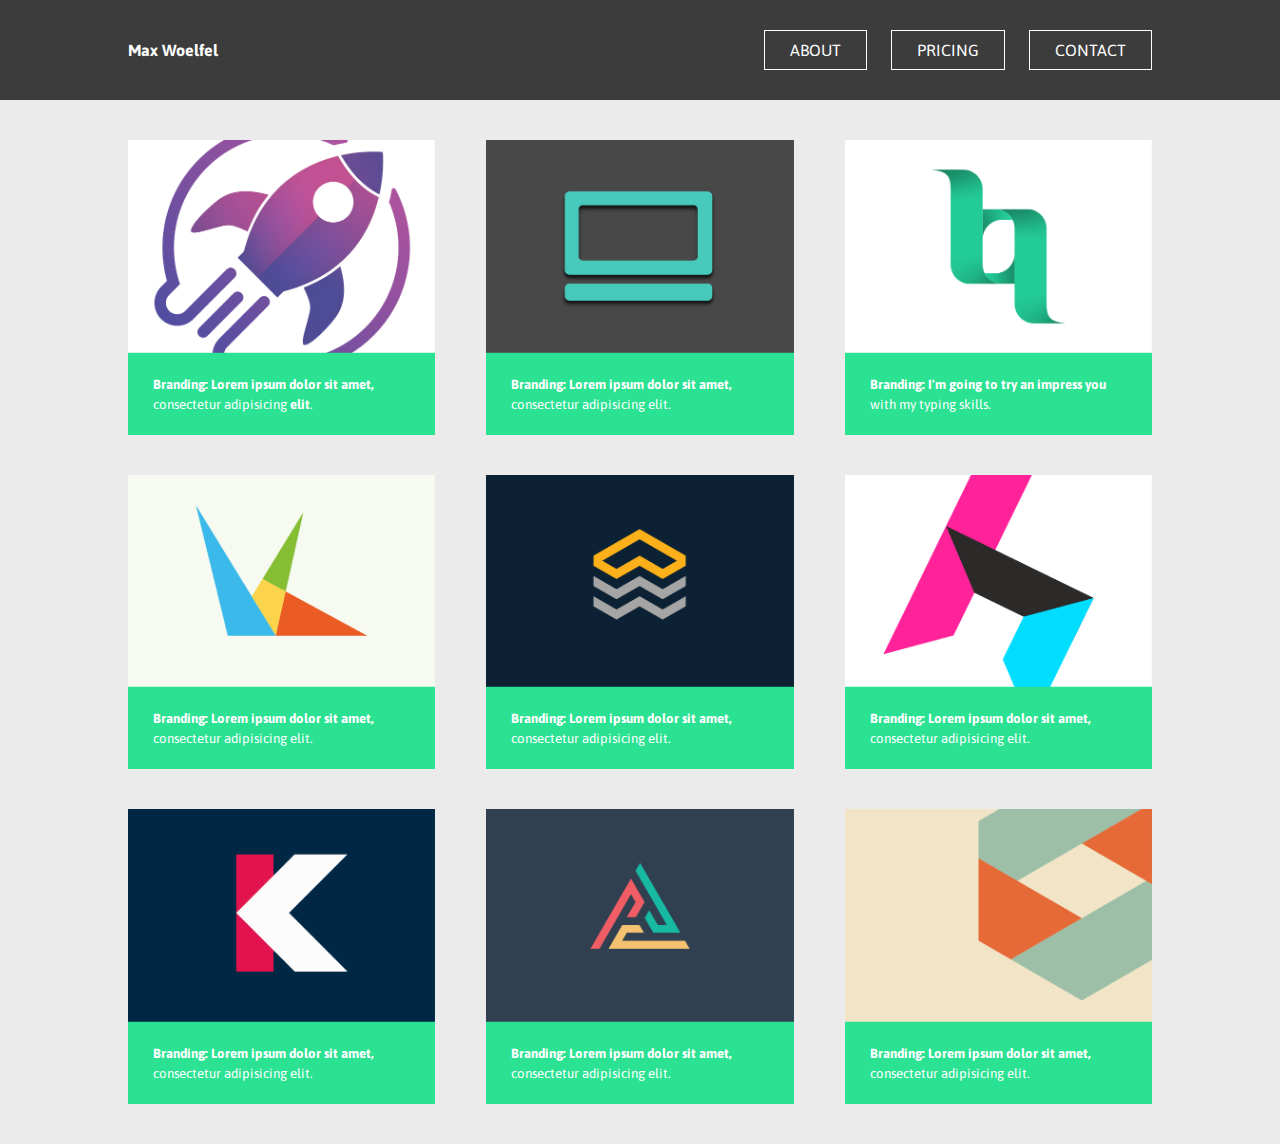
<file: index.html>
<!DOCTYPE html>
<html lang="en">
    <head>
        <meta charset="UTF-8">
        <meta name="viewport" content="width=device-width, initial-scale=1.0">
        <meta http-equiv="X-UA-Compatible" content="ie=edge">
        <title>Daniel Scott Branding and Logo Design in Auckland New Zealand</title>
        <link href="https://fonts.googleapis.com/css?family=Asap:400,700&display=swap" rel="stylesheet">
        <link rel="stylesheet" href="css-reset.css">
        <link rel="stylesheet" href="style.css">
        

    </head>
    <body>

        <div class="header-container">
            <header>
                <div class="logo"><span class="highlight">Max Woelfel</span> </div>
                <nav>
                    <a href="#" class="mybutton">ABOUT</a>
                    <a href="#" class="mybutton">PRICING</a>
                    <a href="#" class="mybutton">CONTACT</a>
                </nav>

                <div class="mob-wrapper">
                    <img src="images/icon-burger-menu.svg" alt="Mobile Menu Icon" style="width: 40px;" class="burgermenu" >
                    
                    <div class="mob-nav">
                        <a href="#" class="navbutton">ABOUT</a>
                        <a href="#" class="navbutton">PRICING</a>
                        <a href="#" class="navbutton">CONTACT</a>
                    </div>
                </div>

            </header>
        </div>




        <div class="container">
        
            <div class="col"><img src="images/image1@2x.png" alt="">
                <p>Branding: Lorem ipsum dolor sit amet, consectetur adipisicing <span class="highlight">elit</span>.</p>
            </div>
            <div class="col"><img src="images/image2@2x.png" alt="">
                <p>Branding: Lorem ipsum dolor sit amet, consectetur adipisicing elit.</p>
            </div>
            <div class="col"><img src="images/image3@2x.png" alt="">
                <p>Branding: I'm going to try an impress you with my typing skills.</p>
            </div>
            <div class="col"><img src="images/image4@2x.png" alt="">
                <p>Branding: Lorem ipsum dolor sit amet, consectetur adipisicing elit.</p>
            </div>
            <div class="col hide-mobile"><img src="images/image5@2x.png" alt="">
                <p>Branding: Lorem ipsum dolor sit amet, consectetur adipisicing elit.</p>
            </div>
            <div class="col hide-mobile"><img src="images/image6@2x.png" alt="">
                <p>Branding: Lorem ipsum dolor sit amet, consectetur adipisicing elit.</p>
            </div>
            <div class="col hide-mobile"><img src="images/image7@2x.png" alt="">
                <p>Branding: Lorem ipsum dolor sit amet, consectetur adipisicing elit.</p>
            </div>
            <div class="col hide-mobile"><img src="images/image8@2x.png" alt="">
                <p>Branding: Lorem ipsum dolor sit amet, consectetur adipisicing elit.</p>
            </div>
            <div class="col hide-mobile"><img src="images/image9@2x.png" alt="">
                <p>Branding: Lorem ipsum dolor sit amet, consectetur adipisicing elit.</p>
            </div>
            <div class="col hide-desktop-only"><img src="images/image10@2x.png" alt="">
                <p>Branding: Lorem ipsum dolor sit amet, consectetur adipisicing elit.</p>
            </div>
        
        </div>

        <script src="https://code.jquery.com/jquery-3.6.0.js" integrity="sha256-H+K7U5CnXl1h5ywQfKtSj8PCmoN9aaq30gDh27Xc0jk=" crossorigin="anonymous"></script>
        <script src='scripts.js'></script>
</body>
</html>
</file>
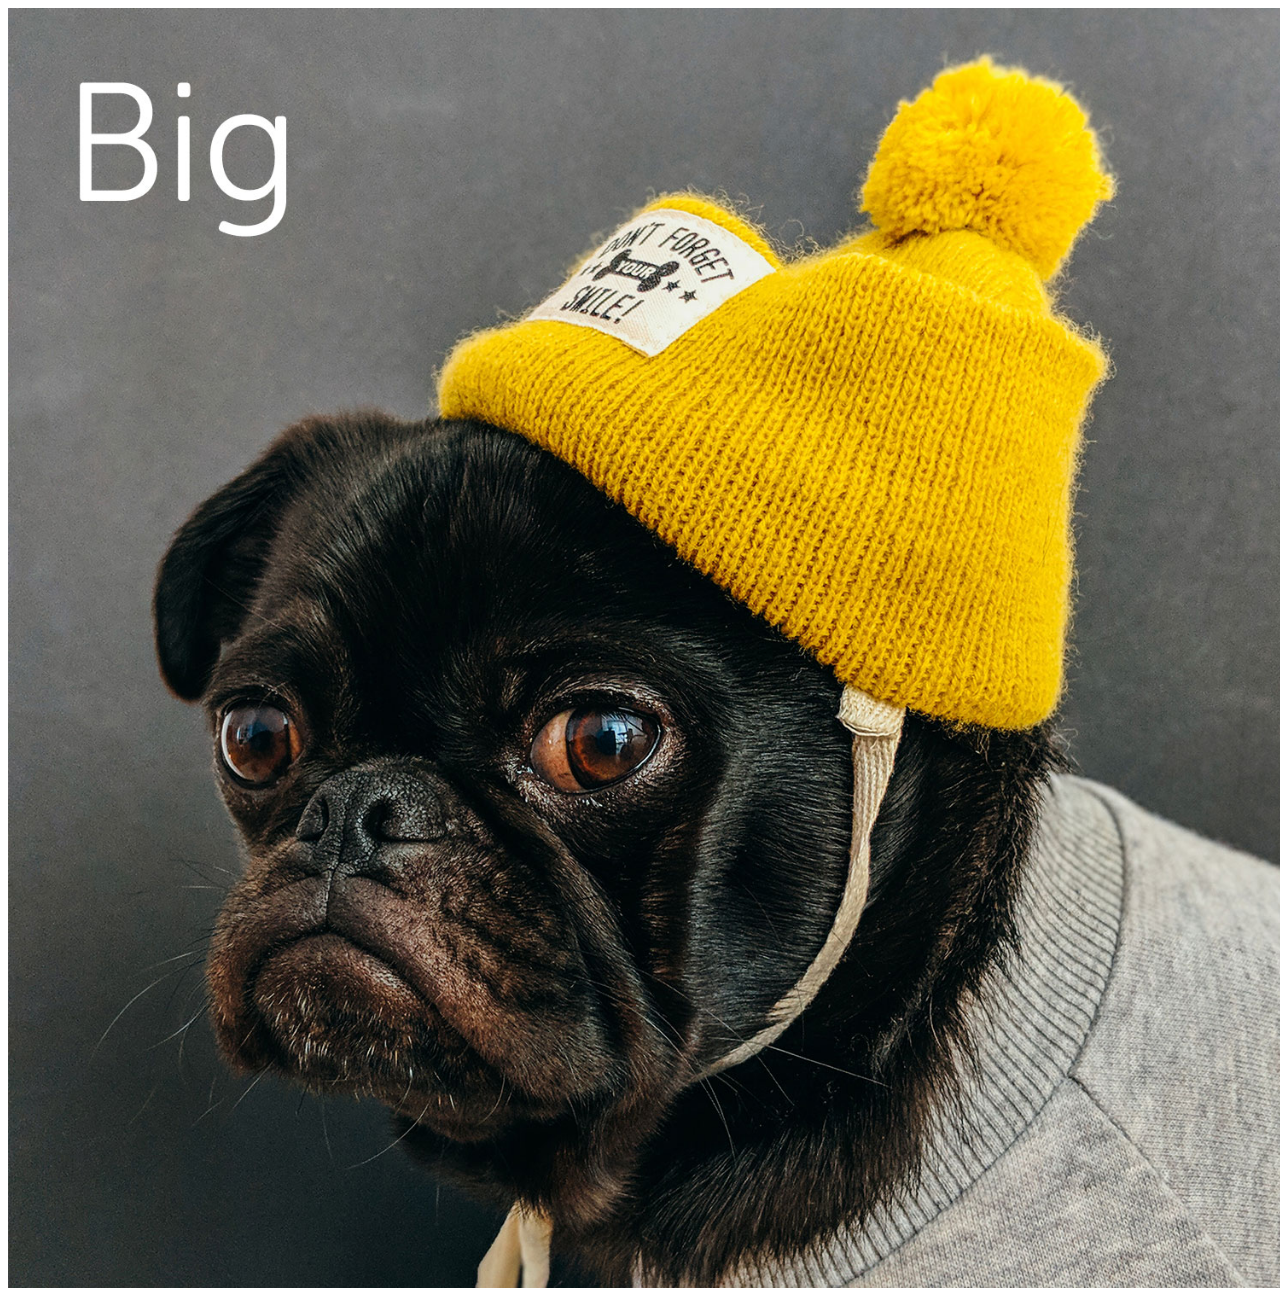
<file: image-srcset.html>
<!DOCTYPE html>
<html lang="en">
<head>
    <meta charset="UTF-8">
    <meta name="viewport" content="width=device-width, initial-scale=1.0">
    <meta http-equiv="X-UA-Compatible" content="ie=edge">
    <title>Document</title>
</head>
<body>
    
    <img src="images/pug-charles-unsplash-small.jpg" alt="" srcset="images/pug-charles-unsplash-small.jpg 500w, images/pug-charles-unsplash-medium.jpg 1000w, images/pug-charles-unsplash-big.jpg 1500w">


</body>
</html>
</file>
<file: style.css>
/* Global View aka Desktop View */

body {
    font-family: 'Asap', sans-serif;
    color: white;
    background-color: #EBEBEB;
}

a {
    color: white;
    text-decoration: none;
}

.container {
    min-height: 500px;
    max-width: 1024px;
    margin: 0 auto;
    display: flex;
    flex-wrap: wrap;
    justify-content: space-between;
    padding-top: 140px;
}

.header-container {
    background-color: rgb(60, 60, 60);
    min-height: 100px;
    position: fixed;
    width: 100%;
}

header {
    max-width: 1024px;
    /* background-color: blueviolet; */
    min-height: 100px;
    margin: 0 auto;
    display: flex;
    justify-content: space-between;
    align-items: center;
}

.col {
    width: 30%;
    margin-bottom: 40px;
    background-color: rgb(43, 226, 147);
}

.col p {
    font-size: 0.825rem;
    padding: 20px 25px;
    line-height: 1.25rem;
}  

.hide-desktop-only {
    display: none;
}

.col img {
    width: 100%;
    height: auto;
} 

.col p::first-line {
    font-weight: 700;
}

.mybutton {
    padding: 10px 25px;
    border-style: solid;
    border-width: 1px;
    margin-left: 20px;
}


.highlight {
    font-weight: 700;
}

.mob-wrapper{
    display: none;
}


/* Tablet View */
@media (max-width: 768px){
    
.col {
    width: 45%;
}

.hide-desktop-only {
    display: block;
}

.navbutton{
    display:block;
    background-color: rgb(109, 151, 133);
    padding: 15px 30px;
    margin-left: -70px;
    text-align: center;
}
.header-container {
    position: relative;
}

.container {
    padding-top: 40px;
}

nav{
    display: none;
}
nav a {
    display: block;
   }

.logo {
    padding: 40px 0; 
}

.mybutton {
    margin-left: 0;
}

.mob-wrapper{
    display: block;
    padding-right: 30px;
}
.mob-nav{
    display:none;
    position:absolute;
}

}



/* Mobile View */
@media (max-width: 400px){
    
    .col {
        width: 100%;
    }
    

    .hide-mobile {
        display: none;
    }




}
</file>
